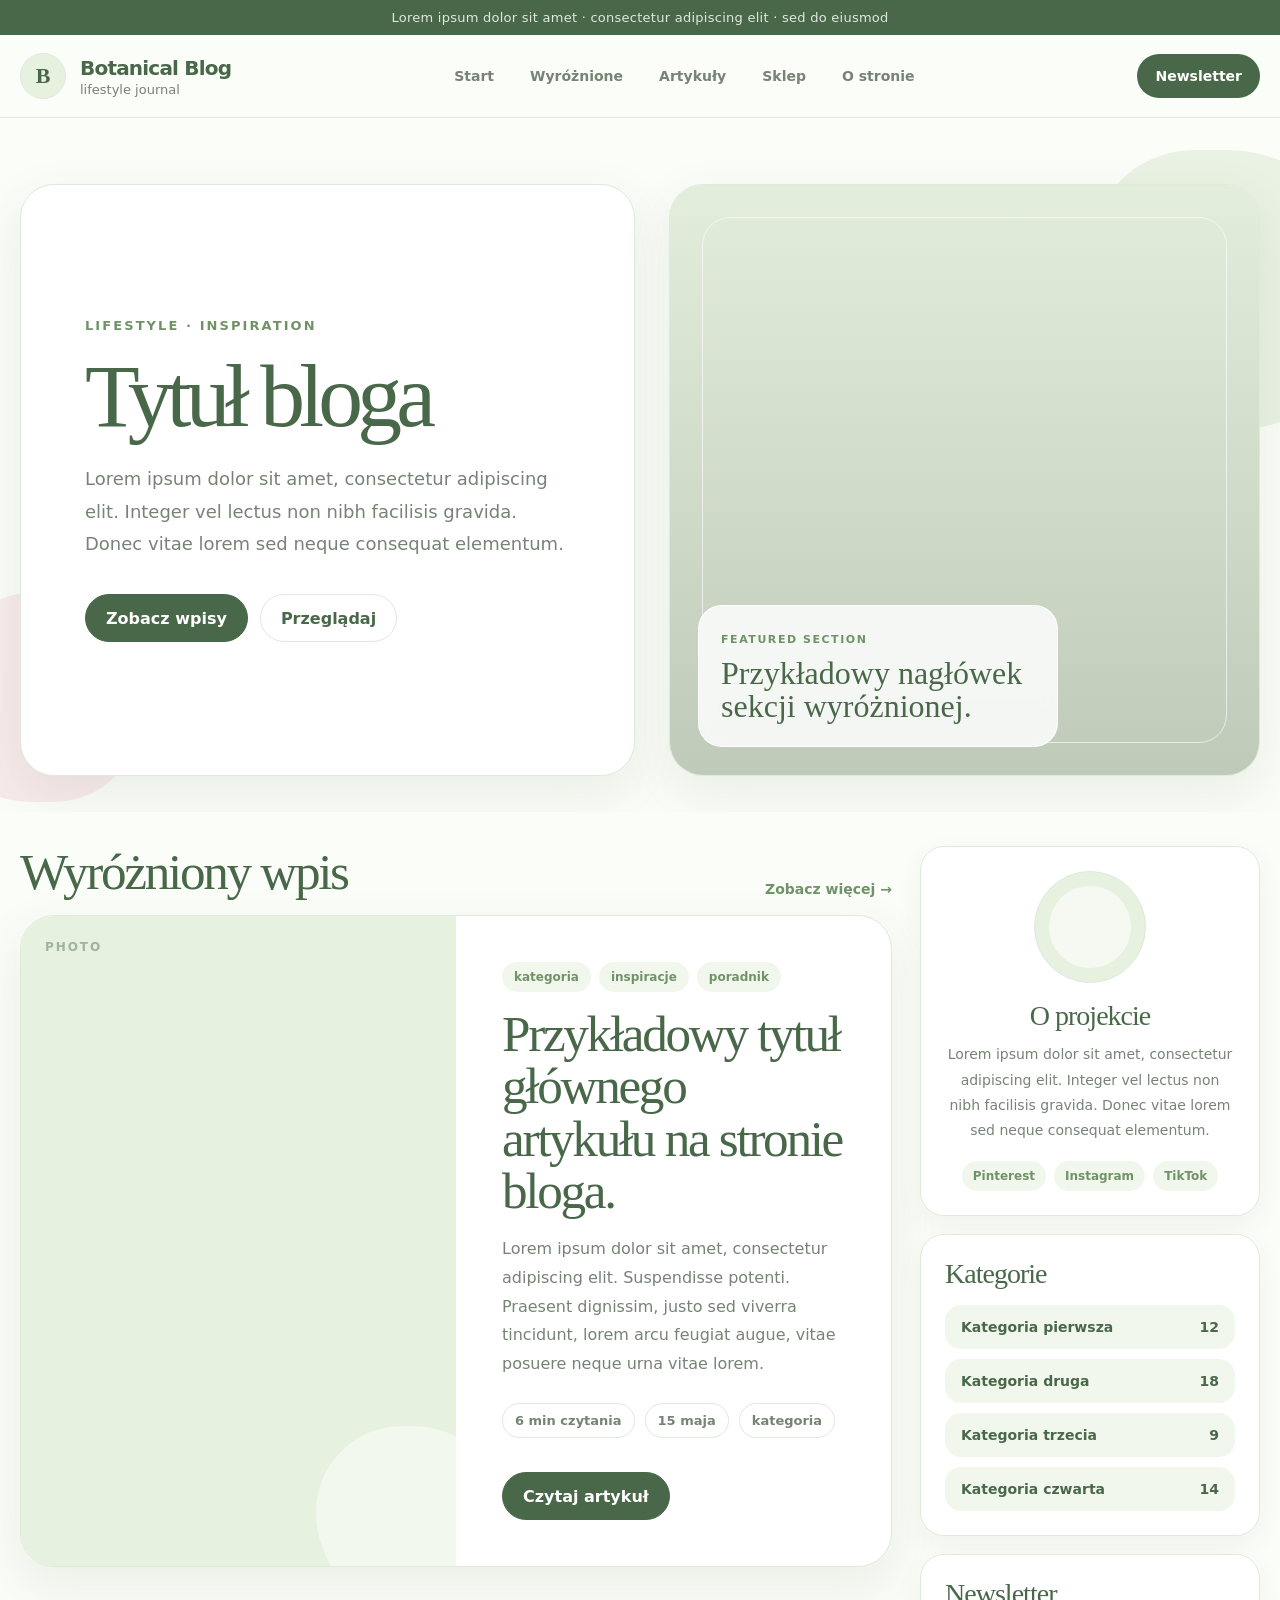
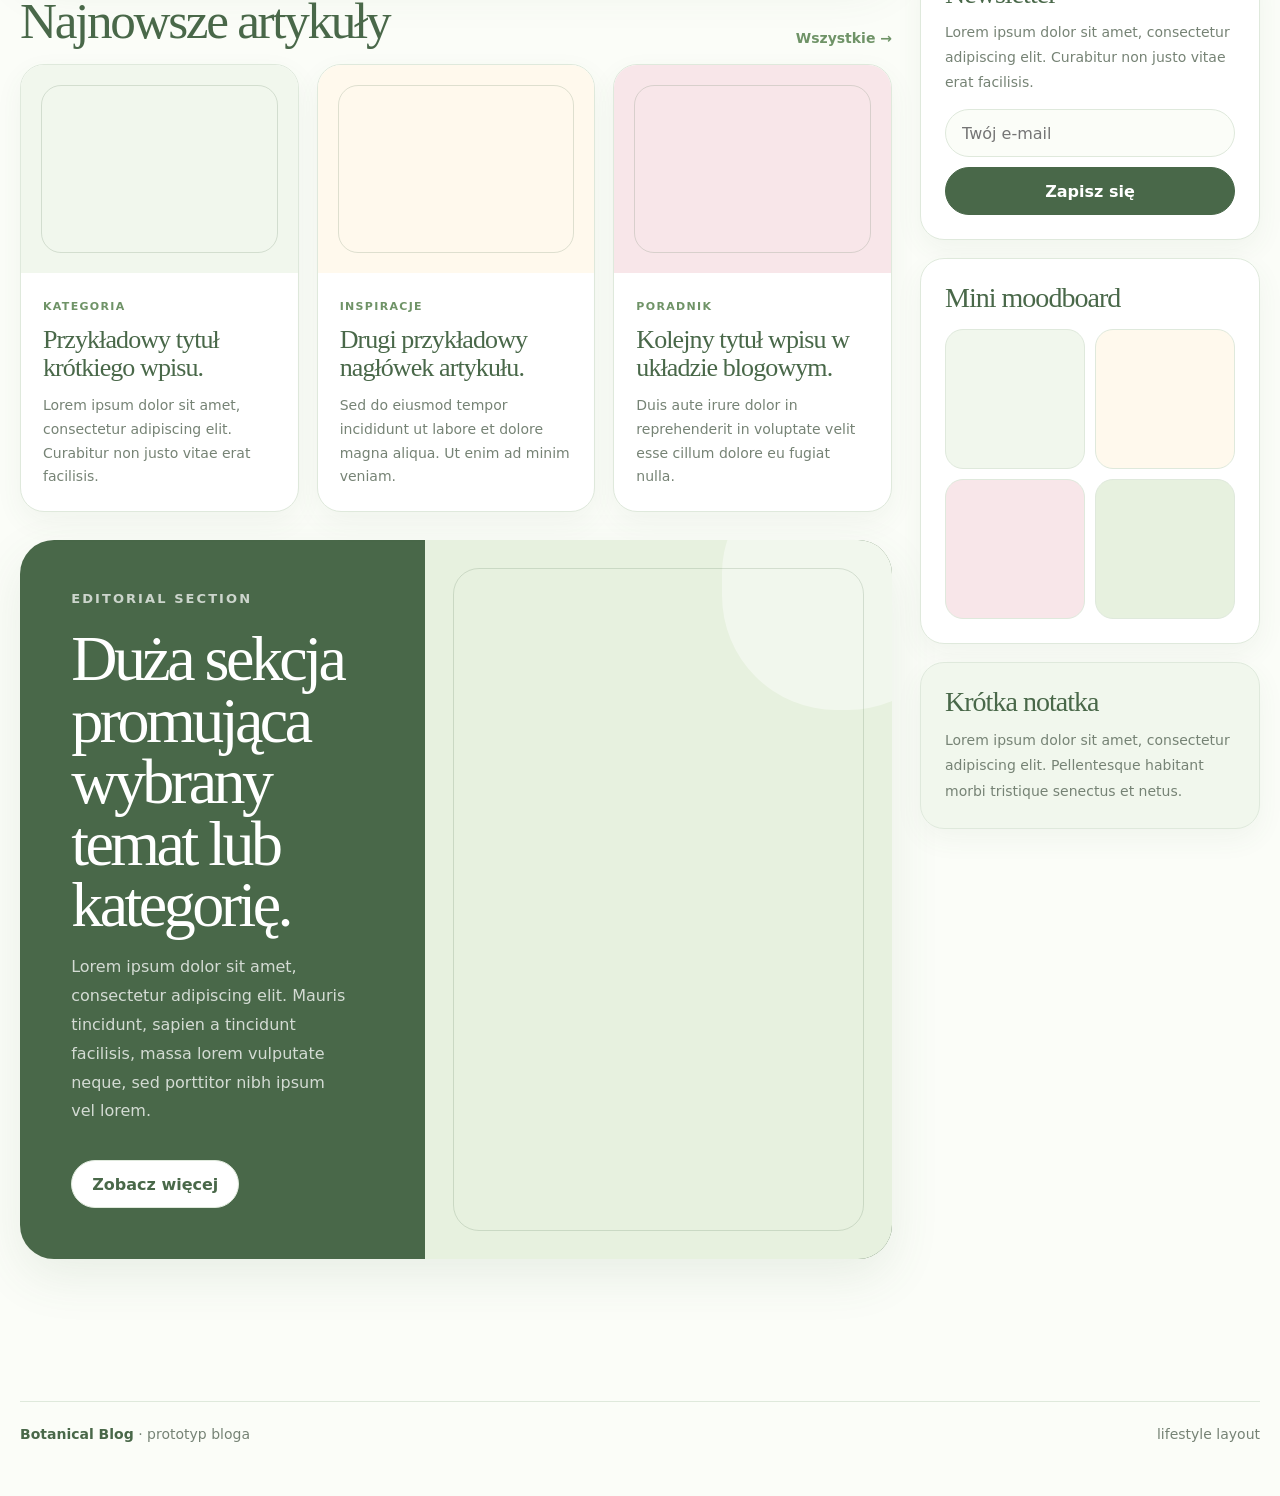
<file: prototyp-blog.html>
<!doctype html>
<html lang="pl">
<head>
  <meta charset="UTF-8" />
  <meta name="viewport" content="width=device-width, initial-scale=1.0" />

<title>Botanical Blog — prototyp strony</title>
<meta name="description" content="Prototyp bloga tematycznego." />

  <style>
    :root {
      --bg: #fbfdf8;
      --paper: #ffffff;
      --soft: #f1f7ed;
      --soft-2: #e7f1df;
      --sage: #9db88f;
      --sage-dark: #496849;
      --green: #6f9367;
      --ink: #1f2d22;
      --muted: #768375;
      --line: #dfe9dc;
      --cream: #fff9ed;
      --pink: #f8e6e9;
      --shadow: 0 18px 50px rgba(73, 104, 73, 0.10);
      --radius-xl: 34px;
      --radius-lg: 24px;
      --radius-md: 18px;
      --max: 1240px;
    }

    * {
      box-sizing: border-box;
      margin: 0;
      padding: 0;
    }

    html {
      scroll-behavior: smooth;
    }

    body {
      font-family: Inter, ui-sans-serif, system-ui, -apple-system, BlinkMacSystemFont, "Segoe UI", sans-serif;
      background: var(--bg);
      color: var(--ink);
      -webkit-font-smoothing: antialiased;
      overflow-x: hidden;
    }

    img {
      display: block;
      max-width: 100%;
    }

    a {
      color: inherit;
      text-decoration: none;
    }

    button,
    input {
      font: inherit;
    }

    .container {
      width: min(var(--max), calc(100% - 32px));
      margin: 0 auto;
    }

    .top-note {
      padding: 10px 0;
      background: var(--sage-dark);
      color: rgba(255,255,255,.84);
      font-size: 13px;
      text-align: center;
      letter-spacing: .02em;
    }

    .site-header {
      position: sticky;
      top: 0;
      z-index: 50;
      background: rgba(251, 253, 248, .86);
      backdrop-filter: blur(16px);
      border-bottom: 1px solid var(--line);
    }

    .nav {
      min-height: 82px;
      display: flex;
      align-items: center;
      justify-content: space-between;
      gap: 28px;
    }

    .brand {
      display: flex;
      align-items: center;
      gap: 14px;
      min-width: max-content;
    }

    .brand-mark {
      width: 46px;
      height: 46px;
      border-radius: 50%;
      background: var(--soft-2);
      border: 1px solid var(--line);
      display: grid;
      place-items: center;
      color: var(--sage-dark);
      font-family: Georgia, serif;
      font-size: 22px;
      font-weight: 700;
    }

    .brand strong {
      display: block;
      color: var(--sage-dark);
      font-size: 20px;
      letter-spacing: -.04em;
    }

    .brand span {
      display: block;
      margin-top: 2px;
      color: var(--muted);
      font-size: 13px;
    }

    .nav-links {
      display: flex;
      gap: 8px;
      align-items: center;
      color: var(--muted);
      font-size: 14px;
      font-weight: 600;
    }

    .nav-links a {
      padding: 10px 14px;
      border-radius: 999px;
      transition: .18s ease;
    }

    .nav-links a:hover {
      background: var(--soft);
      color: var(--sage-dark);
    }

    .nav-cta {
      min-height: 44px;
      padding: 0 18px;
      border-radius: 999px;
      background: var(--sage-dark);
      color: #fff;
      display: inline-flex;
      align-items: center;
      justify-content: center;
      font-weight: 700;
      font-size: 14px;
    }

    .menu-btn {
      display: none;
      width: 44px;
      height: 44px;
      border: 1px solid var(--line);
      border-radius: 999px;
      background: var(--paper);
      color: var(--sage-dark);
      cursor: pointer;
    }

    .hero {
      position: relative;
      padding: 66px 0 36px;
      overflow: hidden;
    }

    .corner-shape {
      position: absolute;
      z-index: -1;
      pointer-events: none;
      opacity: .8;
    }

    .corner-shape.one {
      width: 280px;
      height: 280px;
      right: -90px;
      top: 32px;
      border-radius: 42% 58% 55% 45%;
      background: var(--soft-2);
    }

    .corner-shape.two {
      width: 210px;
      height: 210px;
      left: -70px;
      bottom: 10px;
      border-radius: 58% 42% 46% 54%;
      background: var(--pink);
    }

    .hero-grid {
      display: grid;
      grid-template-columns: 1.02fr .98fr;
      gap: 34px;
      align-items: stretch;
    }

    .hero-copy {
      padding: clamp(34px, 5vw, 64px);
      background: var(--paper);
      border: 1px solid var(--line);
      border-radius: var(--radius-xl);
      box-shadow: var(--shadow);
      min-height: 590px;
      display: flex;
      flex-direction: column;
      justify-content: center;
    }

    .eyebrow {
      color: var(--green);
      font-size: 13px;
      text-transform: uppercase;
      letter-spacing: .16em;
      font-weight: 800;
      margin-bottom: 22px;
    }

    h1 {
      font-family: Georgia, "Times New Roman", serif;
      font-size: clamp(48px, 7vw, 96px);
      line-height: .92;
      letter-spacing: -.065em;
      color: var(--sage-dark);
      font-weight: 500;
      max-width: 760px;
    }

    .hero-copy p {
      max-width: 630px;
      margin-top: 26px;
      color: var(--muted);
      font-size: 18px;
      line-height: 1.8;
    }

    .hero-actions {
      margin-top: 34px;
      display: flex;
      flex-wrap: wrap;
      gap: 12px;
    }

    .btn {
      min-height: 48px;
      padding: 0 20px;
      border-radius: 999px;
      border: 1px solid var(--line);
      background: var(--paper);
      color: var(--sage-dark);
      display: inline-flex;
      align-items: center;
      justify-content: center;
      font-weight: 750;
      transition: .18s ease;
    }

    .btn:hover {
      transform: translateY(-2px);
      box-shadow: 0 10px 26px rgba(73,104,73,.12);
    }

    .btn-primary {
      background: var(--sage-dark);
      color: #fff;
      border-color: var(--sage-dark);
    }

    .hero-feature {
      position: relative;
      min-height: 590px;
      border-radius: var(--radius-xl);
      border: 1px solid var(--line);
      background: var(--soft);
      overflow: hidden;
      box-shadow: var(--shadow);
    }

    .photo-placeholder {
      width: 100%;
      height: 100%;
      min-height: inherit;
      background:
        linear-gradient(0deg, rgba(31,45,34,.20), rgba(31,45,34,.02)),
        var(--soft-2);
      position: relative;
      display: flex;
      align-items: flex-end;
      padding: 28px;
    }

    .photo-placeholder::before {
      content: "";
      position: absolute;
      inset: 32px;
      border: 1px solid rgba(255,255,255,.62);
      border-radius: 28px;
    }

    .photo-label {
      position: relative;
      z-index: 1;
      max-width: 360px;
      padding: 22px;
      border-radius: 24px;
      background: rgba(255,255,255,.82);
      border: 1px solid rgba(255,255,255,.9);
      backdrop-filter: blur(8px);
    }

    .photo-label small {
      color: var(--green);
      text-transform: uppercase;
      letter-spacing: .14em;
      font-size: 11px;
      font-weight: 800;
    }

    .photo-label h2 {
      margin-top: 10px;
      color: var(--sage-dark);
      font-family: Georgia, serif;
      font-size: 32px;
      line-height: 1.05;
      font-weight: 500;
    }

    .main {
      padding: 34px 0 86px;
    }

    .layout {
      display: grid;
      grid-template-columns: minmax(0, 1fr) 340px;
      gap: 28px;
      align-items: start;
    }

    .section {
      margin-bottom: 28px;
    }

    .section-head {
      display: flex;
      justify-content: space-between;
      align-items: end;
      gap: 20px;
      margin-bottom: 18px;
    }

    .section-head h2 {
      font-family: Georgia, serif;
      color: var(--sage-dark);
      font-size: clamp(34px, 4vw, 54px);
      line-height: 1;
      letter-spacing: -.045em;
      font-weight: 500;
    }

    .section-head a {
      color: var(--green);
      font-weight: 750;
      font-size: 14px;
    }

    .featured-post {
      display: grid;
      grid-template-columns: 1fr 1fr;
      background: var(--paper);
      border: 1px solid var(--line);
      border-radius: var(--radius-xl);
      overflow: hidden;
      box-shadow: var(--shadow);
    }

    .post-image {
      min-height: 380px;
      background: var(--soft-2);
      position: relative;
      overflow: hidden;
    }

    .post-image::before {
      content: "PHOTO";
      position: absolute;
      left: 24px;
      top: 24px;
      color: rgba(73,104,73,.45);
      font-size: 12px;
      font-weight: 800;
      letter-spacing: .16em;
    }

    .post-image::after {
      content: "";
      position: absolute;
      width: 190px;
      height: 190px;
      right: -50px;
      bottom: -50px;
      background: rgba(255,255,255,.46);
      border-radius: 48% 52% 42% 58%;
    }

    .post-content {
      padding: clamp(28px, 4vw, 46px);
      display: flex;
      flex-direction: column;
      justify-content: center;
    }

    .tag-row {
      display: flex;
      gap: 8px;
      flex-wrap: wrap;
      margin-bottom: 16px;
    }

    .tag {
      padding: 8px 12px;
      border-radius: 999px;
      background: var(--soft);
      color: var(--green);
      font-size: 12px;
      font-weight: 800;
    }

    .post-content h3 {
      color: var(--sage-dark);
      font-family: Georgia, serif;
      font-size: clamp(32px, 4vw, 52px);
      line-height: 1.02;
      letter-spacing: -.045em;
      font-weight: 500;
    }

    .post-content p {
      margin-top: 18px;
      color: var(--muted);
      line-height: 1.8;
      font-size: 16px;
    }

    .post-meta {
      margin-top: 24px;
      display: flex;
      flex-wrap: wrap;
      gap: 10px;
      color: var(--muted);
      font-size: 13px;
      font-weight: 650;
    }

    .post-meta span {
      padding: 9px 12px;
      border: 1px solid var(--line);
      border-radius: 999px;
      background: var(--paper);
    }

    .post-grid {
      display: grid;
      grid-template-columns: repeat(3, 1fr);
      gap: 18px;
    }

    .post-card {
      background: var(--paper);
      border: 1px solid var(--line);
      border-radius: var(--radius-lg);
      overflow: hidden;
      box-shadow: 0 10px 28px rgba(73,104,73,.06);
      transition: .18s ease;
    }

    .post-card:hover {
      transform: translateY(-4px);
      box-shadow: var(--shadow);
    }

    .card-image {
      aspect-ratio: 4 / 3;
      background: var(--soft);
      position: relative;
    }

    .card-image.alt {
      background: var(--cream);
    }

    .card-image.alt-2 {
      background: var(--pink);
    }

    .card-image::after {
      content: "";
      position: absolute;
      inset: 20px;
      border: 1px solid rgba(73,104,73,.18);
      border-radius: 20px;
    }

    .card-body {
      padding: 22px;
    }

    .card-body small {
      color: var(--green);
      text-transform: uppercase;
      letter-spacing: .12em;
      font-size: 11px;
      font-weight: 800;
    }

    .card-body h3 {
      margin-top: 12px;
      color: var(--sage-dark);
      font-family: Georgia, serif;
      font-size: 26px;
      line-height: 1.08;
      letter-spacing: -.035em;
      font-weight: 500;
    }

    .card-body p {
      margin-top: 12px;
      color: var(--muted);
      line-height: 1.7;
      font-size: 14px;
    }

    .editorial-strip {
      display: grid;
      grid-template-columns: .9fr 1.1fr;
      gap: 22px;
      background: var(--sage-dark);
      color: #fff;
      border-radius: var(--radius-xl);
      overflow: hidden;
      box-shadow: var(--shadow);
    }

    .strip-copy {
      padding: clamp(30px, 4vw, 52px);
    }

    .strip-copy .eyebrow {
      color: rgba(255,255,255,.72);
    }

    .strip-copy h2 {
      font-family: Georgia, serif;
      font-size: clamp(36px, 5vw, 66px);
      line-height: .96;
      letter-spacing: -.055em;
      font-weight: 500;
    }

    .strip-copy p {
      margin-top: 18px;
      color: rgba(255,255,255,.76);
      line-height: 1.8;
    }

    .strip-image {
      min-height: 380px;
      background: var(--soft-2);
      position: relative;
    }

    .strip-image::before {
      content: "";
      position: absolute;
      width: 240px;
      height: 240px;
      right: -70px;
      top: -70px;
      border-radius: 45% 55% 50% 50%;
      background: rgba(255,255,255,.42);
    }

    .strip-image::after {
      content: "";
      position: absolute;
      inset: 28px;
      border: 1px solid rgba(73,104,73,.18);
      border-radius: 26px;
    }

    .sidebar {
      position: sticky;
      top: 108px;
      display: grid;
      gap: 18px;
    }

    .side-card {
      background: var(--paper);
      border: 1px solid var(--line);
      border-radius: var(--radius-lg);
      padding: 24px;
      box-shadow: 0 10px 28px rgba(73,104,73,.06);
    }

    .profile {
      text-align: center;
    }

    .profile-photo {
      width: 112px;
      height: 112px;
      margin: 0 auto 18px;
      border-radius: 50%;
      background: var(--soft-2);
      border: 1px solid var(--line);
      position: relative;
    }

    .profile-photo::after {
      content: "";
      position: absolute;
      inset: 14px;
      border-radius: 50%;
      background: var(--paper);
      opacity: .62;
    }

    .side-card h3 {
      color: var(--sage-dark);
      font-family: Georgia, serif;
      font-size: 28px;
      line-height: 1.05;
      letter-spacing: -.035em;
      font-weight: 500;
    }

    .side-card p {
      margin-top: 12px;
      color: var(--muted);
      font-size: 14px;
      line-height: 1.8;
    }

    .socials {
      margin-top: 18px;
      display: flex;
      justify-content: center;
      flex-wrap: wrap;
      gap: 8px;
    }

    .socials a {
      padding: 8px 11px;
      border-radius: 999px;
      background: var(--soft);
      color: var(--green);
      font-size: 12px;
      font-weight: 800;
    }

    .category-list {
      display: grid;
      gap: 10px;
      margin-top: 16px;
    }

    .category-list a {
      display: flex;
      justify-content: space-between;
      gap: 14px;
      padding: 14px 16px;
      border-radius: 16px;
      background: var(--soft);
      color: var(--sage-dark);
      font-size: 14px;
      font-weight: 750;
    }

    .newsletter input {
      width: 100%;
      height: 48px;
      margin-top: 14px;
      padding: 0 16px;
      border-radius: 999px;
      border: 1px solid var(--line);
      background: var(--bg);
      color: var(--ink);
      outline: 0;
    }

    .newsletter input:focus {
      border-color: var(--sage);
      box-shadow: 0 0 0 4px rgba(157,184,143,.18);
    }

    .newsletter .btn {
      width: 100%;
      margin-top: 10px;
    }

    .mini-gallery {
      display: grid;
      grid-template-columns: repeat(2, 1fr);
      gap: 10px;
      margin-top: 16px;
    }

    .mini-gallery div {
      aspect-ratio: 1 / 1;
      border-radius: 18px;
      background: var(--soft);
      border: 1px solid var(--line);
    }

    .mini-gallery div:nth-child(2) {
      background: var(--cream);
    }

    .mini-gallery div:nth-child(3) {
      background: var(--pink);
    }

    .mini-gallery div:nth-child(4) {
      background: var(--soft-2);
    }

    .quote {
      background: var(--soft);
    }

    .footer {
      padding: 28px 0 54px;
    }

    .footer-inner {
      border-top: 1px solid var(--line);
      padding-top: 24px;
      display: flex;
      justify-content: space-between;
      gap: 20px;
      color: var(--muted);
      font-size: 14px;
      flex-wrap: wrap;
    }

    .footer-inner strong {
      color: var(--sage-dark);
    }

    @media (max-width: 1080px) {
      .layout {
        grid-template-columns: 1fr;
      }

      .sidebar {
        position: static;
        grid-template-columns: repeat(2, 1fr);
      }

      .hero-grid,
      .featured-post,
      .editorial-strip {
        grid-template-columns: 1fr;
      }

      .hero-copy,
      .hero-feature {
        min-height: auto;
      }

      .hero-feature {
        min-height: 430px;
      }
    }

    @media (max-width: 820px) {
      .nav {
        flex-wrap: wrap;
        padding: 14px 0;
      }

      .nav-links {
        display: none;
        width: 100%;
        justify-content: flex-start;
      }

      .site-header.is-open .nav-links {
        display: flex;
      }

      .menu-btn {
        display: inline-grid;
        place-items: center;
      }

      .nav-cta {
        display: none;
      }

      .post-grid,
      .sidebar {
        grid-template-columns: 1fr;
      }

      .section-head {
        align-items: start;
        flex-direction: column;
      }
    }

    @media (max-width: 560px) {
      .container {
        width: min(var(--max), calc(100% - 22px));
      }

      .brand span {
        display: none;
      }

      .hero {
        padding-top: 32px;
      }

      .hero-copy {
        padding: 28px;
      }

      h1 {
        font-size: 46px;
      }

      .hero-copy p {
        font-size: 16px;
      }

      .photo-label h2 {
        font-size: 26px;
      }

      .side-card {
        padding: 20px;
      }
    }
  </style>
</head>

<body>
  <div class="top-note">
    Lorem ipsum dolor sit amet · consectetur adipiscing elit · sed do eiusmod
  </div>

  <header class="site-header" id="siteHeader">
    <div class="container nav">
      <a href="#top" class="brand">
        <div class="brand-mark">B</div>
        <div>
          <strong>Botanical Blog</strong>
          <span>lifestyle journal</span>
        </div>
      </a>

      <nav class="nav-links">
        <a href="#start">Start</a>
        <a href="#latest">Wyróżnione</a>
        <a href="#guides">Artykuły</a>
        <a href="#room">Sklep</a>
        <a href="#about">O stronie</a>
      </nav>

      <a class="nav-cta" href="#newsletter">Newsletter</a>
      <button class="menu-btn" id="menuBtn" aria-label="Menu">☰</button>
    </div>
  </header>

  <main id="top">
    <section class="hero" id="start">
      <div class="corner-shape one"></div>
      <div class="corner-shape two"></div>

      <div class="container hero-grid">
        <div class="hero-copy">
          <div class="eyebrow">lifestyle · inspiration</div>

          <h1>Tytuł bloga</h1>

          <p>
            Lorem ipsum dolor sit amet, consectetur adipiscing elit. Integer vel
            lectus non nibh facilisis gravida. Donec vitae lorem sed neque
            consequat elementum.
          </p>

          <div class="hero-actions">
            <a class="btn btn-primary" href="#latest">Zobacz wpisy</a>
            <a class="btn" href="#guides">Przeglądaj</a>
          </div>
        </div>

        <div class="hero-feature">
          <div class="photo-placeholder">
            <div class="photo-label">
              <small>featured section</small>
              <h2>Przykładowy nagłówek sekcji wyróżnionej.</h2>
            </div>
          </div>
        </div>
      </div>
    </section>

    <section class="main">
      <div class="container layout">
        <div>
          <section class="section" id="latest">
            <div class="section-head">
              <h2>Wyróżniony wpis</h2>
              <a href="#">Zobacz więcej →</a>
            </div>

            <article class="featured-post">
              <div class="post-image"></div>

              <div class="post-content">
                <div class="tag-row">
                  <span class="tag">kategoria</span>
                  <span class="tag">inspiracje</span>
                  <span class="tag">poradnik</span>
                </div>

                <h3>Przykładowy tytuł głównego artykułu na stronie bloga.</h3>

                <p>
                  Lorem ipsum dolor sit amet, consectetur adipiscing elit.
                  Suspendisse potenti. Praesent dignissim, justo sed viverra
                  tincidunt, lorem arcu feugiat augue, vitae posuere neque urna
                  vitae lorem.
                </p>

                <div class="post-meta">
                  <span>6 min czytania</span>
                  <span>15 maja</span>
                  <span>kategoria</span>
                </div>

                <div class="hero-actions">
                  <a href="#" class="btn btn-primary">Czytaj artykuł</a>
                </div>
              </div>
            </article>
          </section>

          <section class="section" id="guides">
            <div class="section-head">
              <h2>Najnowsze artykuły</h2>
              <a href="#">Wszystkie →</a>
            </div>

            <div class="post-grid">
              <article class="post-card">
                <div class="card-image"></div>
                <div class="card-body">
                  <small>kategoria</small>
                  <h3>Przykładowy tytuł krótkiego wpisu.</h3>
                  <p>
                    Lorem ipsum dolor sit amet, consectetur adipiscing elit.
                    Curabitur non justo vitae erat facilisis.
                  </p>
                </div>
              </article>

              <article class="post-card">
                <div class="card-image alt"></div>
                <div class="card-body">
                  <small>inspiracje</small>
                  <h3>Drugi przykładowy nagłówek artykułu.</h3>
                  <p>
                    Sed do eiusmod tempor incididunt ut labore et dolore magna
                    aliqua. Ut enim ad minim veniam.
                  </p>
                </div>
              </article>

              <article class="post-card">
                <div class="card-image alt-2"></div>
                <div class="card-body">
                  <small>poradnik</small>
                  <h3>Kolejny tytuł wpisu w układzie blogowym.</h3>
                  <p>
                    Duis aute irure dolor in reprehenderit in voluptate velit
                    esse cillum dolore eu fugiat nulla.
                  </p>
                </div>
              </article>
            </div>
          </section>

          <section class="section" id="room">
            <div class="editorial-strip">
              <div class="strip-copy">
                <div class="eyebrow">editorial section</div>

                <h2>Duża sekcja promująca wybrany temat lub kategorię.</h2>

                <p>
                  Lorem ipsum dolor sit amet, consectetur adipiscing elit.
                  Mauris tincidunt, sapien a tincidunt facilisis, massa lorem
                  vulputate neque, sed porttitor nibh ipsum vel lorem.
                </p>

                <div class="hero-actions">
                  <a class="btn" href="#">Zobacz więcej</a>
                </div>
              </div>

              <div class="strip-image"></div>
            </div>
          </section>
        </div>

        <aside class="sidebar">
          <section class="side-card profile" id="about">
            <div class="profile-photo"></div>

            <h3>O projekcie</h3>

            <p>
              Lorem ipsum dolor sit amet, consectetur adipiscing elit.
              Integer vel lectus non nibh facilisis gravida. Donec vitae
              lorem sed neque consequat elementum.
            </p>

            <div class="socials">
              <a href="#">Pinterest</a>
              <a href="#">Instagram</a>
              <a href="#">TikTok</a>
            </div>
          </section>

          <section class="side-card">
            <h3>Kategorie</h3>

            <div class="category-list">
              <a href="#"><span>Kategoria pierwsza</span><span>12</span></a>
              <a href="#"><span>Kategoria druga</span><span>18</span></a>
              <a href="#"><span>Kategoria trzecia</span><span>9</span></a>
              <a href="#"><span>Kategoria czwarta</span><span>14</span></a>
            </div>
          </section>

          <section class="side-card newsletter" id="newsletter">
            <h3>Newsletter</h3>

            <p>
              Lorem ipsum dolor sit amet, consectetur adipiscing elit.
              Curabitur non justo vitae erat facilisis.
            </p>

            <input type="email" placeholder="Twój e-mail">
            <button class="btn btn-primary" type="button">Zapisz się</button>
          </section>

          <section class="side-card">
            <h3>Mini moodboard</h3>

            <div class="mini-gallery">
              <div></div>
              <div></div>
              <div></div>
              <div></div>
            </div>
          </section>

          <section class="side-card quote">
            <h3>Krótka notatka</h3>

            <p>
              Lorem ipsum dolor sit amet, consectetur adipiscing elit.
              Pellentesque habitant morbi tristique senectus et netus.
            </p>
          </section>
        </aside>
      </div>
    </section>
  </main>

  <footer class="footer">
    <div class="container footer-inner">
      <div>
        <strong>Botanical Blog</strong> · prototyp bloga
      </div>

      <div>
        lifestyle layout
      </div>
    </div>
  </footer>

  <script>
    const header = document.getElementById("siteHeader");
    const menuBtn = document.getElementById("menuBtn");

    menuBtn.addEventListener("click", () => {
      header.classList.toggle("is-open");
      menuBtn.textContent = header.classList.contains("is-open") ? "×" : "☰";
    });
  </script>
</body>
</html>
</file>
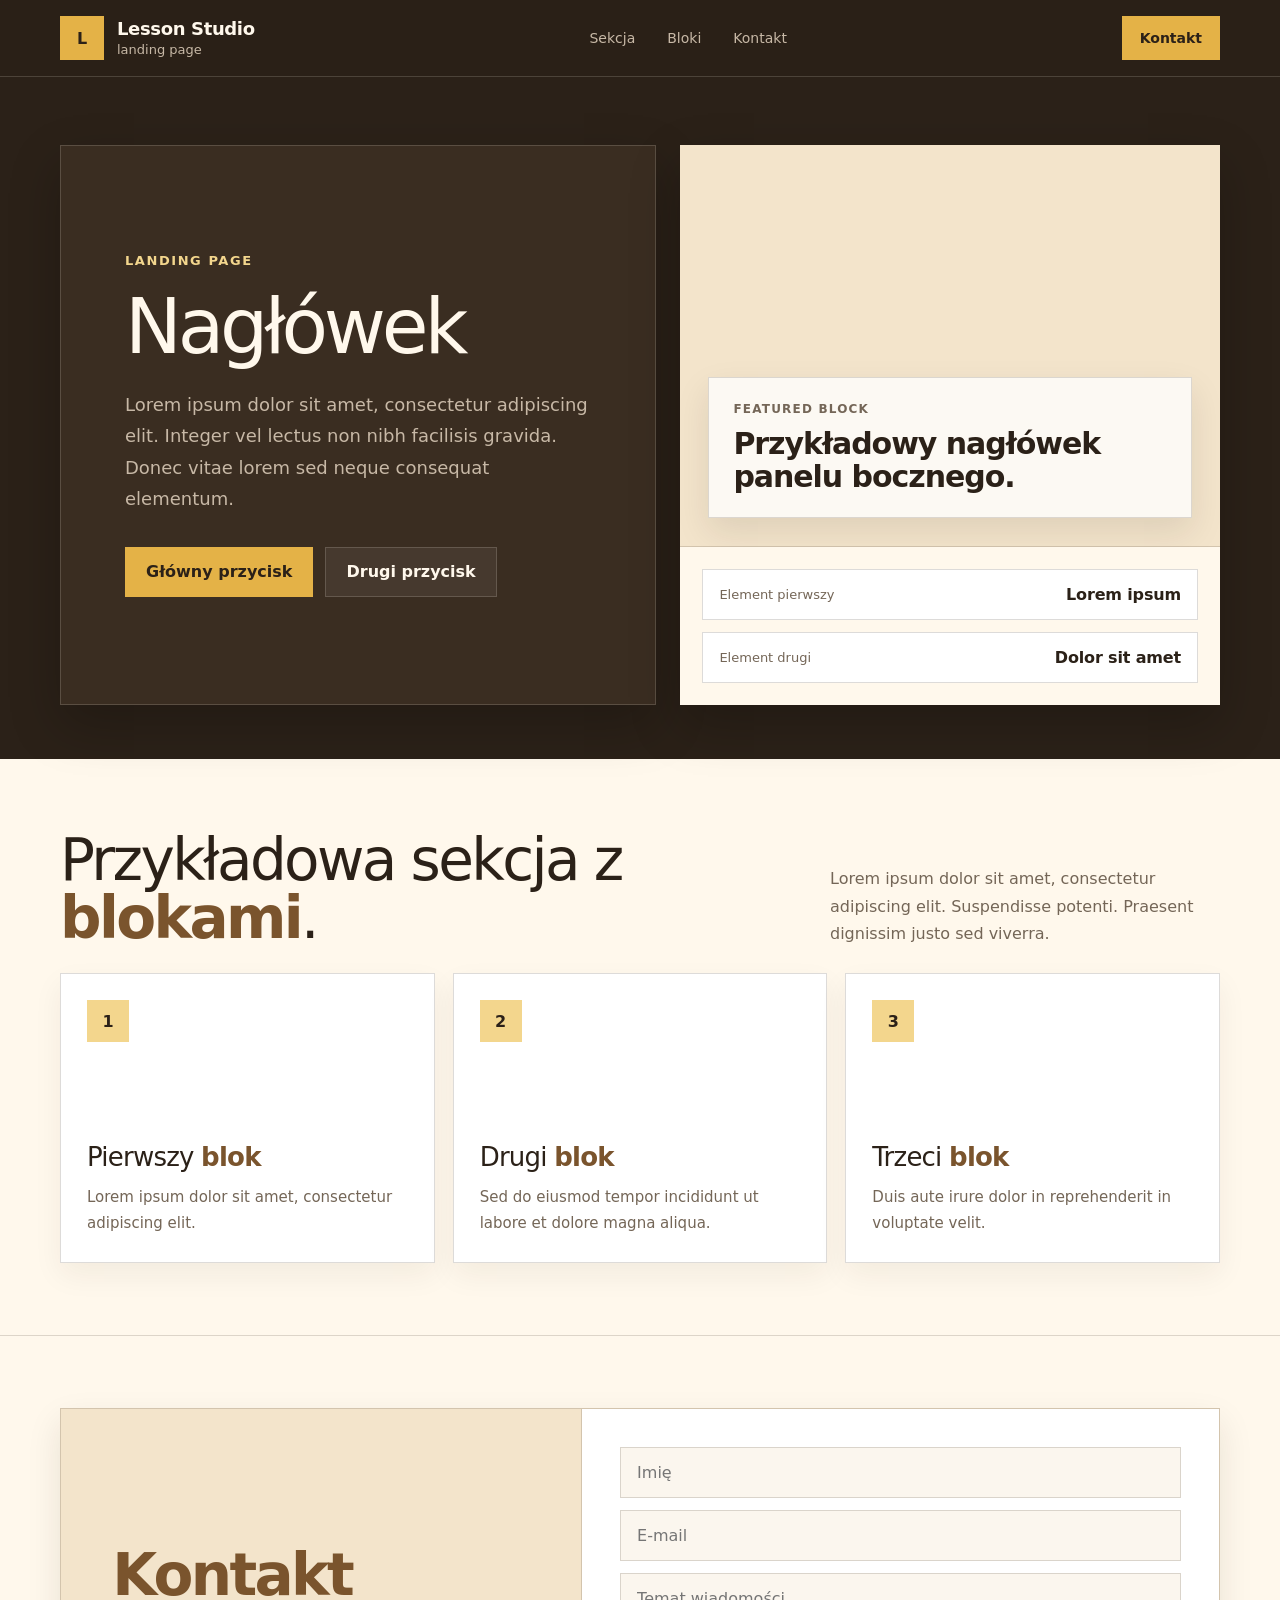
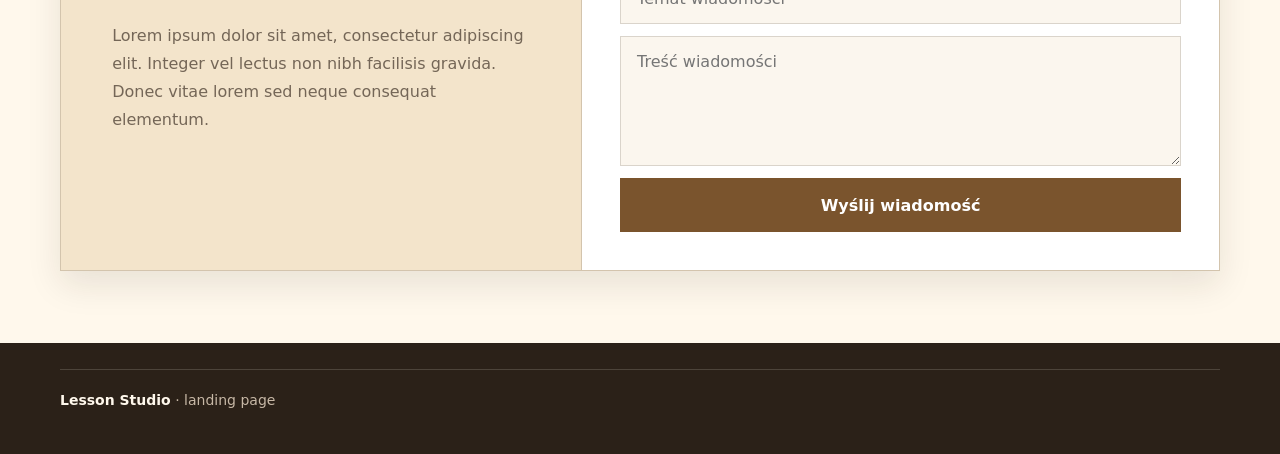
<file: prototyp-strona.html>
<!doctype html>
<html lang="pl">
<head>
  <meta charset="UTF-8" />
  <meta name="viewport" content="width=device-width, initial-scale=1.0" />

  <title>Teacher Landing — prototyp strony</title>
  <meta name="description" content="Prosty prototyp landing page dla nauczyciela." />

  <style>
    :root {
      --bg: #2b2118;
      --bg-soft: #3a2d21;

      --paper: #fff8ec;
      --paper-2: #f3e4cb;
      --paper-3: #e3c89d;

      --ink: #2b2118;
      --text: #fff8ec;
      --muted: #c7b8a6;
      --muted-dark: #746657;

      --accent: #e4b247;
      --accent-soft: #f3d68d;
      --brown: #7a542d;
      --brown-dark: #4a3421;

      --line-dark: rgba(255, 248, 236, .16);
      --line-light: rgba(43, 33, 24, .16);

      --shadow: 0 20px 48px rgba(0, 0, 0, .22);
      --shadow-soft: 0 14px 32px rgba(43, 33, 24, .10);

      --max: 1160px;
    }

    * {
      box-sizing: border-box;
      margin: 0;
      padding: 0;
    }

    html {
      scroll-behavior: smooth;
    }

    body {
      font-family: Inter, ui-sans-serif, system-ui, -apple-system, BlinkMacSystemFont, "Segoe UI", sans-serif;
      background: var(--bg);
      color: var(--text);
      -webkit-font-smoothing: antialiased;
      overflow-x: hidden;
    }

    a {
      color: inherit;
      text-decoration: none;
    }

    button,
    input,
    textarea {
      font: inherit;
    }

    .container {
      width: min(var(--max), calc(100% - 32px));
      margin: 0 auto;
    }

    .header {
      position: sticky;
      top: 0;
      z-index: 50;
      background: rgba(43, 33, 24, .92);
      backdrop-filter: blur(14px);
      border-bottom: 1px solid var(--line-dark);
    }

    .nav {
      min-height: 76px;
      display: flex;
      align-items: center;
      justify-content: space-between;
      gap: 24px;
    }

    .brand {
      display: flex;
      align-items: center;
      gap: 13px;
      min-width: max-content;
    }

    .brand-mark {
      width: 44px;
      height: 44px;
      background: var(--accent);
      color: var(--ink);
      display: grid;
      place-items: center;
      font-weight: 650;
      letter-spacing: -.02em;
    }

    .brand strong {
      display: block;
      font-size: 18px;
      line-height: 1;
      letter-spacing: -.02em;
      font-weight: 620;
    }

    .brand span {
      display: block;
      margin-top: 4px;
      color: var(--muted);
      font-size: 13px;
    }

    .nav-links {
      display: flex;
      align-items: center;
      gap: 6px;
      color: var(--muted);
      font-size: 14px;
      font-weight: 500;
    }

    .nav-links a {
      padding: 10px 13px;
      transition: .18s ease;
    }

    .nav-links a:hover {
      background: rgba(255, 255, 255, .07);
      color: var(--text);
    }

    .nav-cta {
      min-height: 44px;
      padding: 0 18px;
      background: var(--accent);
      color: var(--ink);
      display: inline-flex;
      align-items: center;
      justify-content: center;
      font-size: 14px;
      font-weight: 620;
      transition: .18s ease;
    }

    .nav-cta:hover {
      background: var(--accent-soft);
      transform: translateY(-2px);
    }

    .menu-btn {
      display: none;
      width: 44px;
      height: 44px;
      border: 1px solid var(--line-dark);
      background: rgba(255, 255, 255, .06);
      color: var(--text);
      cursor: pointer;
    }

    .hero {
      padding: 68px 0 54px;
    }

    .hero-grid {
      display: grid;
      grid-template-columns: 1.05fr .95fr;
      gap: 24px;
      align-items: stretch;
    }

    .hero-copy {
      min-height: 560px;
      padding: clamp(32px, 5vw, 64px);
      border: 1px solid var(--line-dark);
      background: var(--bg-soft);
      box-shadow: var(--shadow);
      display: flex;
      flex-direction: column;
      justify-content: center;
    }

    .eyebrow {
      margin-bottom: 22px;
      color: var(--accent-soft);
      font-size: 13px;
      font-weight: 560;
      text-transform: uppercase;
      letter-spacing: .12em;
    }

    h1 {
      max-width: 760px;
      font-size: clamp(42px, 6vw, 76px);
      line-height: .98;
      letter-spacing: -.055em;
      font-weight: 420;
    }

    h1 strong {
      font-weight: 620;
      color: var(--accent);
    }

    .hero-copy p {
      max-width: 620px;
      margin-top: 24px;
      color: var(--muted);
      font-size: 18px;
      line-height: 1.75;
    }

    .hero-actions {
      margin-top: 32px;
      display: flex;
      flex-wrap: wrap;
      gap: 12px;
    }

    .btn {
      min-height: 50px;
      padding: 0 20px;
      border: 1px solid var(--line-dark);
      display: inline-flex;
      align-items: center;
      justify-content: center;
      font-weight: 560;
      transition: .18s ease;
    }

    .btn:hover {
      transform: translateY(-2px);
    }

    .btn-primary {
      background: var(--accent);
      color: var(--ink);
      border-color: var(--accent);
    }

    .btn-primary:hover {
      background: var(--accent-soft);
    }

    .btn-secondary {
      background: rgba(255, 255, 255, .06);
      color: var(--text);
    }

    .hero-card {
      min-height: 560px;
      background: var(--paper);
      color: var(--ink);
      box-shadow: var(--shadow);
      overflow: hidden;
      display: grid;
      grid-template-rows: 1fr auto;
    }

    .visual {
      min-height: 360px;
      background: var(--paper-2);
      display: flex;
      align-items: flex-end;
      padding: 28px;
      border-bottom: 1px solid var(--line-light);
    }

    .visual-panel {
      width: 100%;
      padding: 24px;
      background: rgba(255, 255, 255, .78);
      border: 1px solid var(--line-light);
      box-shadow: var(--shadow-soft);
    }

    .visual-panel small {
      display: block;
      margin-bottom: 12px;
      color: var(--muted-dark);
      font-size: 12px;
      font-weight: 560;
      text-transform: uppercase;
      letter-spacing: .1em;
    }

    .visual-panel h2 {
      max-width: 430px;
      font-size: 30px;
      line-height: 1.08;
      letter-spacing: -.035em;
      font-weight: 560;
    }

    .hero-card-bottom {
      padding: 22px;
      display: grid;
      gap: 12px;
      background: var(--paper);
    }

    .info-row {
      padding: 15px 16px;
      border: 1px solid var(--line-light);
      background: #fff;
      display: flex;
      justify-content: space-between;
      gap: 18px;
      align-items: center;
    }

    .info-row span {
      color: var(--muted-dark);
      font-size: 13px;
      font-weight: 500;
    }

    .info-row strong {
      font-size: 16px;
      letter-spacing: -.01em;
      font-weight: 560;
    }

    .section {
      padding: 72px 0;
      background: var(--paper);
      color: var(--ink);
    }

    .section-head {
      display: flex;
      justify-content: space-between;
      gap: 34px;
      align-items: end;
      margin-bottom: 26px;
    }

    .section-head h2 {
      max-width: 720px;
      font-size: clamp(34px, 5vw, 58px);
      line-height: 1;
      letter-spacing: -.045em;
      font-weight: 420;
    }

    .section-head h2 strong {
      font-weight: 620;
      color: var(--brown);
    }

    .section-head p {
      max-width: 390px;
      color: var(--muted-dark);
      font-size: 16px;
      line-height: 1.7;
    }

    .cards {
      display: grid;
      grid-template-columns: repeat(3, 1fr);
      gap: 18px;
    }

    .card {
      min-height: 290px;
      padding: 26px;
      border: 1px solid var(--line-light);
      background: #fff;
      box-shadow: 0 12px 28px rgba(43, 33, 24, .06);
      display: flex;
      flex-direction: column;
    }

    .card-number {
      width: 42px;
      height: 42px;
      background: var(--accent-soft);
      color: var(--ink);
      display: grid;
      place-items: center;
      font-weight: 560;
    }

    .card h3 {
      margin-top: auto;
      font-size: 26px;
      line-height: 1.08;
      letter-spacing: -.03em;
      font-weight: 430;
    }

    .card h3 strong {
      font-weight: 620;
      color: var(--brown);
    }

    .card p {
      margin-top: 14px;
      color: var(--muted-dark);
      line-height: 1.7;
      font-size: 15px;
    }

    .contact {
      padding: 72px 0;
      background: var(--paper);
      color: var(--ink);
      border-top: 1px solid var(--line-light);
    }

    .contact-card {
      display: grid;
      grid-template-columns: .9fr 1.1fr;
      gap: 0;
      align-items: stretch;
      background: var(--paper-2);
      overflow: hidden;
      box-shadow: var(--shadow-soft);
      border: 1px solid var(--line-light);
    }

    .contact-copy {
      padding: clamp(30px, 4vw, 52px);
      display: flex;
      flex-direction: column;
      justify-content: center;
      border-right: 1px solid var(--line-light);
    }

    .contact-copy h2 {
      font-size: clamp(34px, 5vw, 58px);
      line-height: 1;
      letter-spacing: -.045em;
      font-weight: 420;
    }

    .contact-copy h2 strong {
      font-weight: 620;
      color: var(--brown);
    }

    .contact-copy p {
      margin-top: 18px;
      color: var(--muted-dark);
      line-height: 1.75;
    }

    .form {
      padding: clamp(24px, 4vw, 38px);
      background: #fff;
      display: grid;
      gap: 12px;
    }

    .form input,
    .form textarea {
      width: 100%;
      border: 1px solid var(--line-light);
      background: #fbf6ee;
      color: var(--ink);
      padding: 15px 16px;
      outline: 0;
    }

    .form textarea {
      min-height: 130px;
      resize: vertical;
    }

    .form input:focus,
    .form textarea:focus {
      border-color: var(--brown);
      box-shadow: 0 0 0 4px rgba(123, 87, 50, .12);
    }

    .form button {
      min-height: 54px;
      border: 0;
      background: var(--brown);
      color: #fff;
      font-weight: 560;
      cursor: pointer;
      transition: .18s ease;
    }

    .form button:hover {
      background: var(--brown-dark);
      transform: translateY(-2px);
    }

    .footer {
      padding: 26px 0 46px;
      color: var(--muted);
      background: var(--bg);
    }

    .footer-inner {
      padding-top: 22px;
      border-top: 1px solid var(--line-dark);
      display: flex;
      justify-content: space-between;
      gap: 18px;
      flex-wrap: wrap;
      font-size: 14px;
    }

    .footer strong {
      color: var(--text);
      font-weight: 560;
    }

    @media (max-width: 980px) {
      .hero-grid,
      .contact-card {
        grid-template-columns: 1fr;
      }

      .hero-copy,
      .hero-card {
        min-height: auto;
      }

      .visual {
        min-height: 320px;
      }

      .cards {
        grid-template-columns: 1fr;
      }

      .contact-copy {
        border-right: 0;
        border-bottom: 1px solid var(--line-light);
      }
    }

    @media (max-width: 760px) {
      .nav {
        flex-wrap: wrap;
        padding: 14px 0;
      }

      .nav-links {
        display: none;
        width: 100%;
        justify-content: flex-start;
        flex-wrap: wrap;
      }

      .header.is-open .nav-links {
        display: flex;
      }

      .menu-btn {
        display: inline-grid;
        place-items: center;
      }

      .nav-cta {
        display: none;
      }

      .section-head {
        flex-direction: column;
        align-items: start;
      }
    }

    @media (max-width: 540px) {
      .container {
        width: min(var(--max), calc(100% - 22px));
      }

      .brand span {
        display: none;
      }

      .hero {
        padding-top: 36px;
      }

      .hero-copy {
        padding: 28px;
      }

      h1 {
        font-size: 42px;
      }

      .hero-copy p {
        font-size: 16px;
      }

      .visual {
        padding: 20px;
      }

      .visual-panel {
        padding: 20px;
      }
    }
  </style>
</head>

<body>
  <header class="header" id="header">
    <div class="container nav">
      <a href="#top" class="brand">
        <div class="brand-mark">L</div>
        <div>
          <strong>Lesson Studio</strong>
          <span>landing page</span>
        </div>
      </a>

      <nav class="nav-links">
        <a href="#about">Sekcja</a>
        <a href="#offer">Bloki</a>
        <a href="#contact">Kontakt</a>
      </nav>

      <a class="nav-cta" href="#contact">Kontakt</a>
      <button class="menu-btn" id="menuBtn" type="button" aria-label="Menu">☰</button>
    </div>
  </header>

  <main id="top">
    <section class="hero">
      <div class="container hero-grid">
        <div class="hero-copy">
          <div class="eyebrow">landing page</div>

          <h1>
            Nagłówek
          </h1>

          <p>
            Lorem ipsum dolor sit amet, consectetur adipiscing elit. Integer vel
            lectus non nibh facilisis gravida. Donec vitae lorem sed neque
            consequat elementum.
          </p>

          <div class="hero-actions">
            <a class="btn btn-primary" href="#contact">Główny przycisk</a>
            <a class="btn btn-secondary" href="#about">Drugi przycisk</a>
          </div>
        </div>

        <aside class="hero-card">
          <div class="visual">
            <div class="visual-panel">
              <small>featured block</small>
              <h2>Przykładowy nagłówek panelu bocznego.</h2>
            </div>
          </div>

          <div class="hero-card-bottom">
            <div class="info-row">
              <span>Element pierwszy</span>
              <strong>Lorem ipsum</strong>
            </div>

            <div class="info-row">
              <span>Element drugi</span>
              <strong>Dolor sit amet</strong>
            </div>
          </div>
        </aside>
      </div>
    </section>

    <section class="section" id="about">
      <div class="container">
        <div class="section-head">
          <h2>
            Przykładowa sekcja z <strong>blokami</strong>.
          </h2>

          <p>
            Lorem ipsum dolor sit amet, consectetur adipiscing elit.
            Suspendisse potenti. Praesent dignissim justo sed viverra.
          </p>
        </div>

        <div class="cards" id="offer">
          <article class="card">
            <div class="card-number">1</div>

            <h3>Pierwszy <strong>blok</strong></h3>

            <p>
              Lorem ipsum dolor sit amet, consectetur adipiscing elit.

            </p>
          </article>

          <article class="card">
            <div class="card-number">2</div>

            <h3>Drugi <strong>blok</strong></h3>

            <p>
              Sed do eiusmod tempor incididunt ut labore et dolore magna aliqua.

            </p>
          </article>

          <article class="card">
            <div class="card-number">3</div>

            <h3>Trzeci <strong>blok</strong></h3>

            <p>
              Duis aute irure dolor in reprehenderit in voluptate velit.
            </p>
          </article>
        </div>
      </div>
    </section>

    <section class="contact" id="contact">
      <div class="container contact-card">
        <div class="contact-copy">
          <h2>
            <strong>Kontakt</strong>
          </h2>

          <p>
            Lorem ipsum dolor sit amet, consectetur adipiscing elit.
            Integer vel lectus non nibh facilisis gravida. Donec vitae lorem
            sed neque consequat elementum.
          </p>
        </div>

        <form class="form">
          <input type="text" placeholder="Imię" />
          <input type="email" placeholder="E-mail" />
          <input type="text" placeholder="Temat wiadomości" />
          <textarea placeholder="Treść wiadomości"></textarea>
          <button type="button">Wyślij wiadomość</button>
        </form>
      </div>
    </section>
  </main>

  <footer class="footer">
    <div class="container footer-inner">
      <div>
        <strong>Lesson Studio</strong> · landing page
      </div>

      <div>

      </div>
    </div>
  </footer>

  <script>
    const header = document.getElementById("header");
    const menuBtn = document.getElementById("menuBtn");

    menuBtn.addEventListener("click", () => {
      header.classList.toggle("is-open");
      menuBtn.textContent = header.classList.contains("is-open") ? "×" : "☰";
    });
  </script>
</body>
</html>
</file>
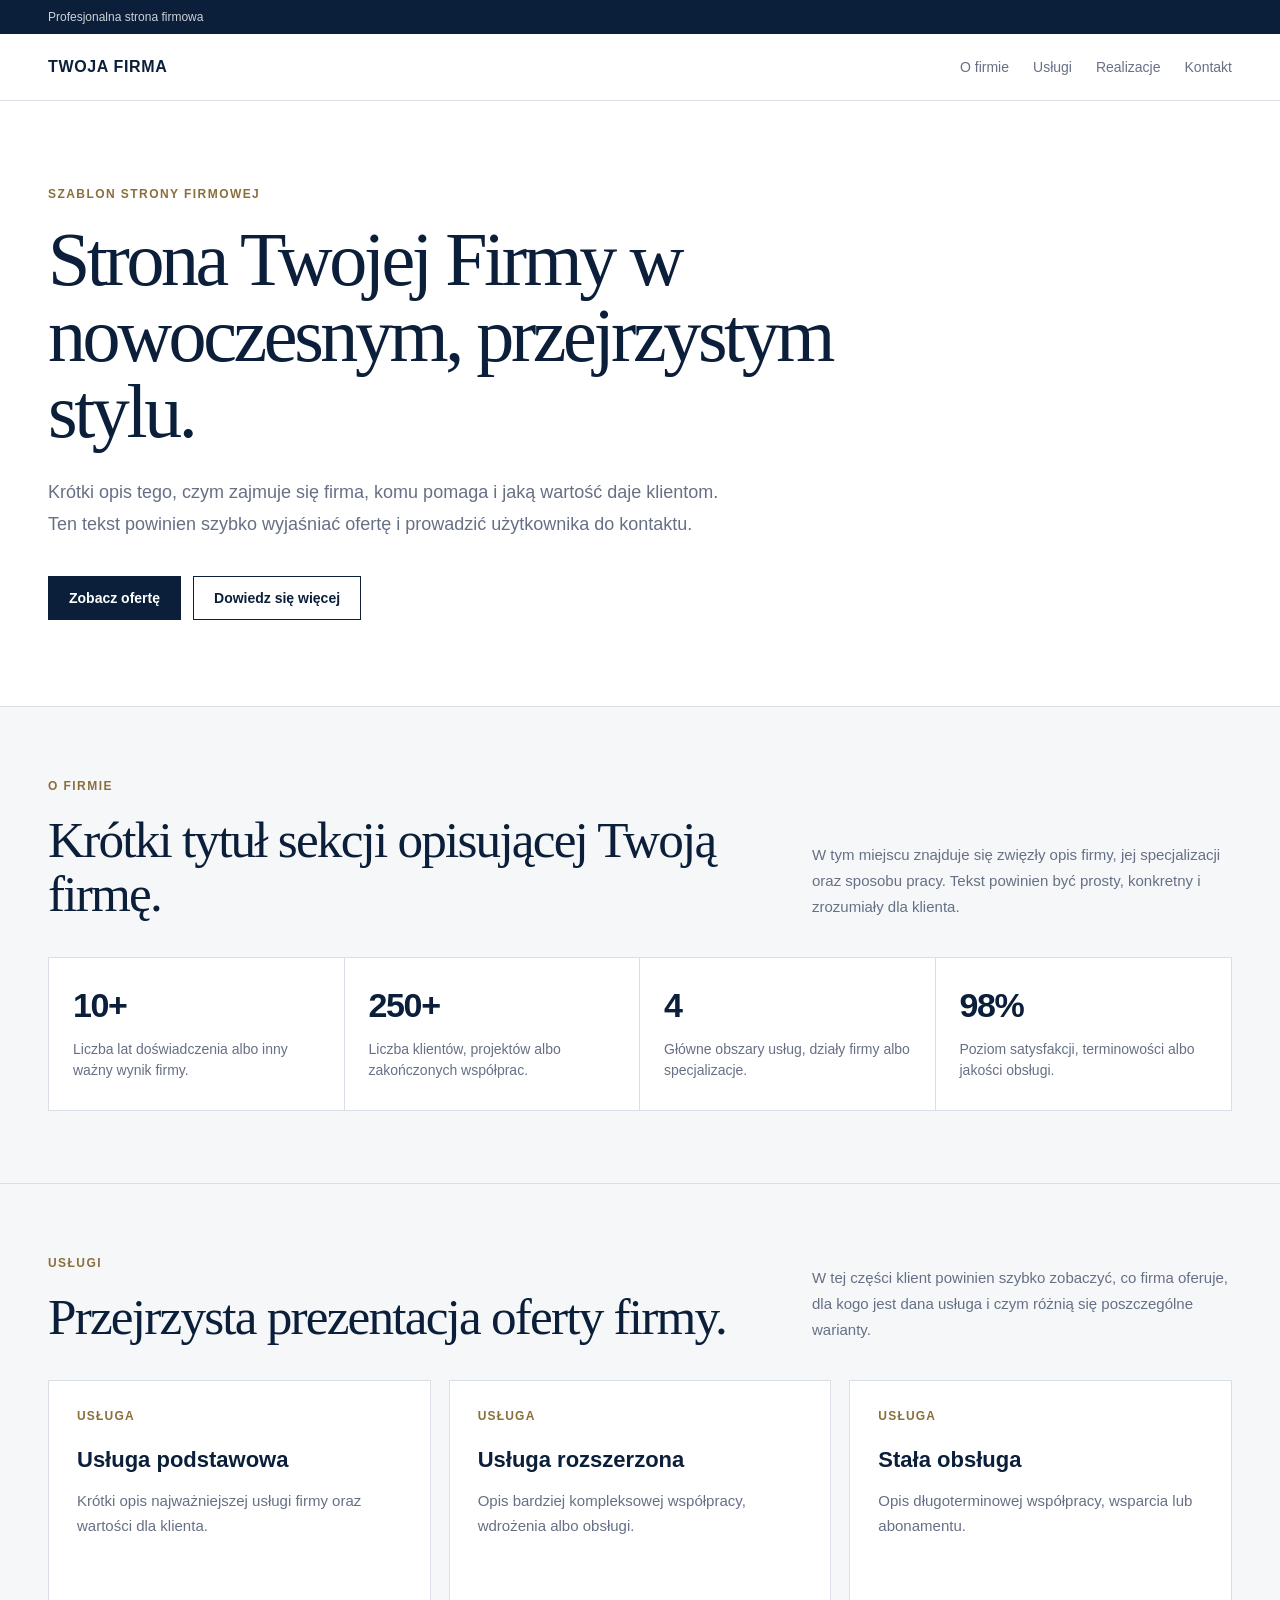
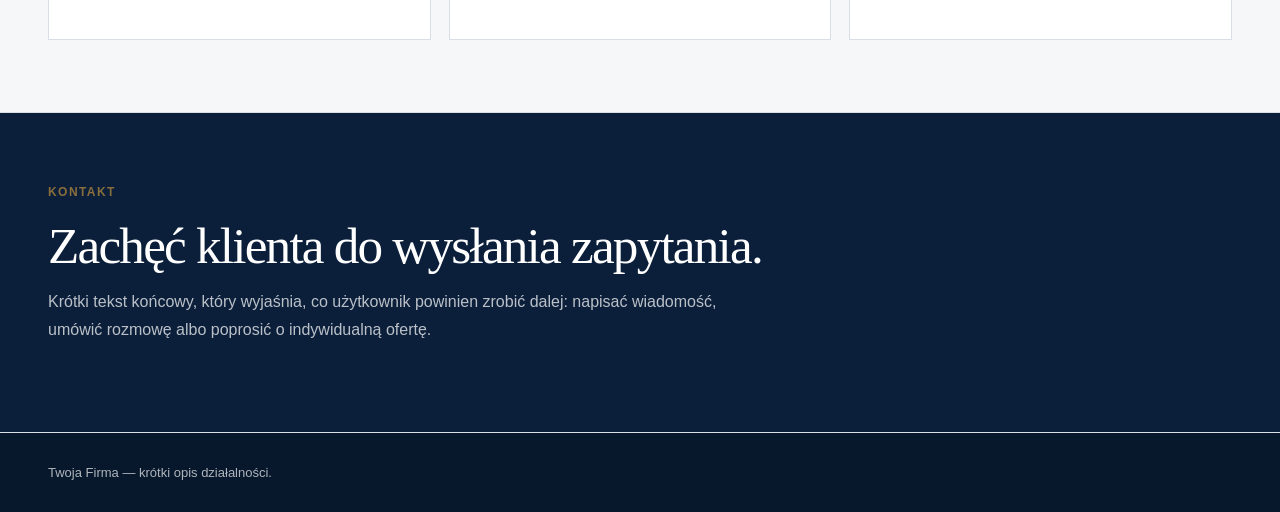
<file: prototyp-strony-firmowej-preview.html>
<!doctype html>
<html lang="pl">
<head>
  <meta charset="utf-8">
  <meta name="viewport" content="width=device-width, initial-scale=1">
  <title>Prototyp strony firmowej</title>

  <style>
    :root {
      --bg: #f6f7f9;
      --paper: #ffffff;
      --text: #17202a;
      --muted: #667085;
      --line: #d9dee7;
      --navy: #0b1f3a;
      --accent: #8a6f3d;
    }

    * {
      box-sizing: border-box;
    }

    body {
      margin: 0;
      font-family: Arial, Helvetica, sans-serif;
      background: var(--bg);
      color: var(--text);
    }

    .top {
      background: var(--navy);
      color: rgba(255,255,255,.8);
      font-size: 12px;
      padding: 10px 48px;
    }

    .header {
      background: var(--paper);
      border-bottom: 1px solid var(--line);
      padding: 24px 48px;
      display: flex;
      justify-content: space-between;
      gap: 24px;
      align-items: center;
    }

    .brand {
      color: var(--navy);
      font-weight: 700;
      text-transform: uppercase;
      letter-spacing: .04em;
    }

    .nav {
      display: flex;
      gap: 24px;
      color: var(--muted);
      font-size: 14px;
    }

    .hero {
      background: var(--paper);
      border-bottom: 1px solid var(--line);
      padding: 86px 48px;
    }

    .label {
      color: var(--accent);
      font-size: 12px;
      text-transform: uppercase;
      letter-spacing: .12em;
      font-weight: 700;
      margin-bottom: 20px;
    }

    h1 {
      max-width: 860px;
      margin: 0;
      font-family: Georgia, "Times New Roman", serif;
      font-size: clamp(42px, 6vw, 76px);
      line-height: 1;
      letter-spacing: -.045em;
      color: var(--navy);
      font-weight: 500;
    }

    .lead {
      max-width: 680px;
      margin: 28px 0 0;
      color: var(--muted);
      font-size: 18px;
      line-height: 1.75;
    }

    .buttons {
      margin-top: 36px;
      display: flex;
      gap: 12px;
      flex-wrap: wrap;
    }

    .btn {
      display: inline-flex;
      align-items: center;
      justify-content: center;
      height: 44px;
      padding: 0 20px;
      border: 1px solid var(--navy);
      background: var(--navy);
      color: #fff;
      text-decoration: none;
      font-weight: 600;
      font-size: 14px;
    }

    .btn.secondary {
      background: var(--paper);
      color: var(--navy);
    }

    section {
      padding: 72px 48px;
      border-bottom: 1px solid var(--line);
    }

    .section-head {
      display: grid;
      grid-template-columns: 1fr 420px;
      gap: 56px;
      align-items: end;
      margin-bottom: 36px;
    }

    h2 {
      max-width: 760px;
      margin: 0;
      font-family: Georgia, "Times New Roman", serif;
      font-size: clamp(32px, 4vw, 52px);
      line-height: 1.05;
      letter-spacing: -.035em;
      color: var(--navy);
      font-weight: 500;
    }

    .section-copy {
      margin: 0;
      color: var(--muted);
      line-height: 1.75;
      font-size: 15px;
    }

    .metrics {
      display: grid;
      grid-template-columns: repeat(4, 1fr);
      border: 1px solid var(--line);
      background: var(--paper);
    }

    .metric {
      padding: 28px 24px;
      border-right: 1px solid var(--line);
      min-height: 150px;
    }

    .metric:last-child {
      border-right: 0;
    }

    .metric strong {
      display: block;
      color: var(--navy);
      font-size: 34px;
      letter-spacing: -.04em;
    }

    .metric span {
      display: block;
      margin-top: 14px;
      color: var(--muted);
      font-size: 14px;
      line-height: 1.55;
    }

    .cards {
      display: grid;
      grid-template-columns: repeat(3, 1fr);
      gap: 18px;
    }

    .card {
      background: var(--paper);
      border: 1px solid var(--line);
      padding: 28px;
      min-height: 260px;
    }

    .card small {
      display: block;
      color: var(--accent);
      font-size: 12px;
      font-weight: 700;
      text-transform: uppercase;
      letter-spacing: .1em;
      margin-bottom: 24px;
    }

    .card h3 {
      margin: 0 0 12px;
      color: var(--navy);
      font-size: 22px;
    }

    .card p {
      color: var(--muted);
      line-height: 1.7;
      font-size: 15px;
    }

    .cta {
      background: var(--navy);
      color: #fff;
    }

    .cta h2 {
      color: #fff;
    }

    .cta p {
      max-width: 680px;
      color: rgba(255,255,255,.72);
      line-height: 1.75;
    }

    .footer {
      background: #07182d;
      color: rgba(255,255,255,.68);
      padding: 32px 48px;
      font-size: 13px;
    }

    @media (max-width: 900px) {
      .section-head {
        grid-template-columns: 1fr;
      }

      .metrics,
      .cards {
        grid-template-columns: 1fr;
      }

      .metric {
        border-right: 0;
        border-bottom: 1px solid var(--line);
      }

      .metric:last-child {
        border-bottom: 0;
      }
    }

    @media (max-width: 620px) {
      .top,
      .header,
      .hero,
      section,
      .footer {
        padding-left: 24px;
        padding-right: 24px;
      }

      .header {
        display: block;
      }

      .nav {
        margin-top: 16px;
        flex-wrap: wrap;
      }

      h1 {
        font-size: 42px;
      }
    }
  </style>
</head>

<body>
  <div class="top">Profesjonalna strona firmowa</div>

  <header class="header">
    <div class="brand">Twoja Firma</div>
    <nav class="nav">
      <span>O firmie</span>
      <span>Usługi</span>
      <span>Realizacje</span>
      <span>Kontakt</span>
    </nav>
  </header>

  <main>
    <section class="hero">
      <div class="label">Szablon strony firmowej</div>
      <h1>Strona Twojej Firmy w nowoczesnym, przejrzystym stylu.</h1>
      <p class="lead">
        Krótki opis tego, czym zajmuje się firma, komu pomaga i jaką wartość daje klientom.
        Ten tekst powinien szybko wyjaśniać ofertę i prowadzić użytkownika do kontaktu.
      </p>

      <div class="buttons">
        <a href="#" class="btn">Zobacz ofertę</a>
        <a href="#" class="btn secondary">Dowiedz się więcej</a>
      </div>
    </section>

    <section>
      <div class="section-head">
        <div>
          <div class="label">O firmie</div>
          <h2>Krótki tytuł sekcji opisującej Twoją firmę.</h2>
        </div>
        <p class="section-copy">
          W tym miejscu znajduje się zwięzły opis firmy, jej specjalizacji oraz sposobu pracy.
          Tekst powinien być prosty, konkretny i zrozumiały dla klienta.
        </p>
      </div>

      <div class="metrics">
        <div class="metric">
          <strong>10+</strong>
          <span>Liczba lat doświadczenia albo inny ważny wynik firmy.</span>
        </div>
        <div class="metric">
          <strong>250+</strong>
          <span>Liczba klientów, projektów albo zakończonych współprac.</span>
        </div>
        <div class="metric">
          <strong>4</strong>
          <span>Główne obszary usług, działy firmy albo specjalizacje.</span>
        </div>
        <div class="metric">
          <strong>98%</strong>
          <span>Poziom satysfakcji, terminowości albo jakości obsługi.</span>
        </div>
      </div>
    </section>

    <section>
      <div class="section-head">
        <div>
          <div class="label">Usługi</div>
          <h2>Przejrzysta prezentacja oferty firmy.</h2>
        </div>
        <p class="section-copy">
          W tej części klient powinien szybko zobaczyć, co firma oferuje,
          dla kogo jest dana usługa i czym różnią się poszczególne warianty.
        </p>
      </div>

      <div class="cards">
        <article class="card">
          <small>Usługa</small>
          <h3>Usługa podstawowa</h3>
          <p>Krótki opis najważniejszej usługi firmy oraz wartości dla klienta.</p>
        </article>

        <article class="card">
          <small>Usługa</small>
          <h3>Usługa rozszerzona</h3>
          <p>Opis bardziej kompleksowej współpracy, wdrożenia albo obsługi.</p>
        </article>

        <article class="card">
          <small>Usługa</small>
          <h3>Stała obsługa</h3>
          <p>Opis długoterminowej współpracy, wsparcia lub abonamentu.</p>
        </article>
      </div>
    </section>

    <section class="cta">
      <div class="label">Kontakt</div>
      <h2>Zachęć klienta do wysłania zapytania.</h2>
      <p>
        Krótki tekst końcowy, który wyjaśnia, co użytkownik powinien zrobić dalej:
        napisać wiadomość, umówić rozmowę albo poprosić o indywidualną ofertę.
      </p>
    </section>
  </main>

  <footer class="footer">
    Twoja Firma — krótki opis działalności.
  </footer>
</body>
</html>
</file>
